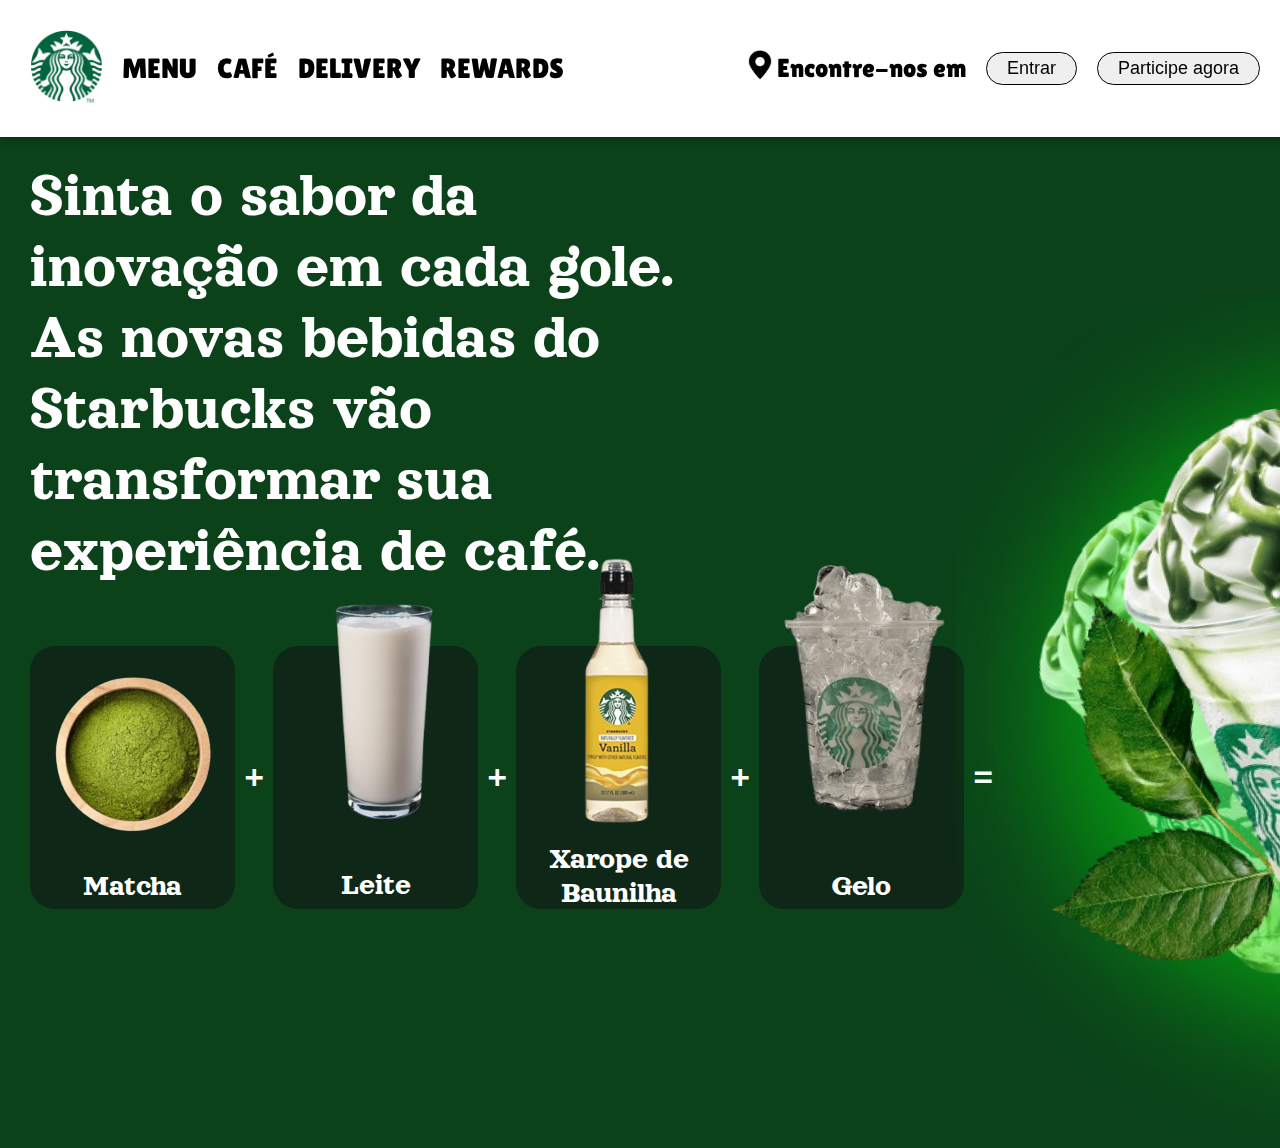
<file: index.html>
<!DOCTYPE html>
<html lang="en">
  <head>
    <meta charset="UTF-8" />
    <meta name="viewport" content="width=device-width, initial-scale=1.0" />
    <link
      href="https://cdn.jsdelivr.net/npm/bootstrap@5.3.2/dist/css/bootstrap.min.css"
      rel="stylesheet"
      integrity="sha384-T3c6CoIi6uLrA9TneNEoa7RxnatzjcDSCmG1MXxSR1GAsXEV/Dwwykc2MPK8M2HN"
      crossorigin="anonymous"
    />
    <link rel="stylesheet" href="styles/styles.css" />
    <link rel="shortcut icon" href="media/starbucks.ico" type="image/x-icon" />
    <!-- Fonte -->
    <link rel="preconnect" href="https://fonts.googleapis.com" />
    <link rel="preconnect" href="https://fonts.gstatic.com" crossorigin />
    <link
      href="https://fonts.googleapis.com/css2?family=Lilita+One&family=Orelega+One&display=swap"
      rel="stylesheet"
    />
    <title>Starbucks Coffee Company</title>
  </head>
  <body>
    <div class="navbar">
      <div class="navbar-left">
        <a href="#"
          ><img src="media/logo-starbucks.png" alt="Logo Starbucks"
        /></a>
        <div>Menu</div>
        <div>Café</div>
        <div>Delivery</div>
        <div>Rewards</div>
      </div>
      <div class="navbar-right">
        <div class="find-store">
          <div class="gps-icon">
            <img src="media/gps-ico.png" alt="GPS Icon" />
          </div>
          <div>Encontre-nos em</div>
        </div>
        <button type="button" class="btn btn-light sticky-lg-top">Entrar</button>
        <button type="button" class="btn btn-dark sticky-lg-top">Participe agora</button>
      </div>
    </div>
    <main>
      <h1>
        Sinta o sabor da inovação em cada gole. As novas bebidas do Starbucks
        vão transformar sua experiência de café.
      </h1>

      <div class="cards-container">
        <div class="matcha card">
          <img src="media/matcha.png" alt="Matcha Powder" />
          <h2>Matcha</h2>
        </div>
        <span class="symbol">+</span>
        <div class="milk card">
          <img src="media/milk.png" alt="Milk" />
          <h2>Leite</h2>
        </div>
        <span class="symbol">+</span>
        <div class="syrup card">
          <img src="media/vanilla-syrup.png" alt="Vanilla syrup" />
          <h2>Xarope de Baunilha</h2>
        </div>
        <span class="symbol">+</span>
        <div class="ice card">
          <img src="media/ice.png" alt="Ice" />
          <h2>Gelo</h2>
        </div>
        <span class="symbol">=</span>
        <div class="shake-container">
          <img src="media/shake3.png" class="shake-big" />
        </div>
      </div>
    </main>
  </body>
</html>
</file>
<file: styles/styles.css>
/* 
font-family: 'Lilita One', sans-serif;
font-family: 'Orelega One', serif;
 */

body {
  margin: 0px;
  font-family: "Orelega One", serif;
  background-color: #0b421a;
  overflow: hidden;
}

.navbar {
  position: fixed;
  top: 0px;
  width: 100%;
  z-index: 1;
  padding: 20px;
  background-color: #fff;
  font-family: "Lilita One", sans-serif;
  display: flex;
  justify-content: space-between;
  align-items: center;
  box-shadow: 0px 1px 10px 0px #00000061;
}

.navbar-left > *,
.navbar-right > * {
  margin: 10px;
}

.navbar-left,
.navbar-right {
  display: flex;
  align-items: center;
}

.navbar-left div {
  text-transform: uppercase;
  font-size: 28px;
  font-weight: 500;
}

.navbar-left div:hover {
  color: rgba(7, 168, 104, 0.76);
  cursor: pointer;
}

.navbar-left img {
  width: 72px;
}

.find-store {
  display: flex;
  align-items: center;
  font-size: 26px;
  font-weight: 500;
}

.navbar-right {
  margin-right: 30px;
}
.navbar-right img {
  width: fit-content;
  height: 30px;
  padding: 0px 5px;;
}

.btn-dark,
.btn-light {
  text-align: center;
  font-size: 18px;
  font-weight: 500;
  border: 1px solid black;
  border-radius: 51px;
  padding: 5px 20px 5px 20px;
}

.join-now {
  background-color: black;
  color: #fff;
  font-size: 16px;
  margin-right: 30px;
}

.login:hover {
  color: rgba(7, 168, 104, 0.76);
  background-color: rgba(105, 105, 105, 0.281);
  cursor: pointer;
}

.join-now:hover {
  color: rgba(7, 168, 104, 0.76);
  background-color: rgba(105, 105, 105, 0.281);
  cursor: pointer;
}

.find-store:hover {
  color: rgba(7, 168, 104, 0.76);
  cursor: pointer;
}

main {
  margin-left: 20px;
  margin-top: 150px;
}

h1 {
  color: #fff;
  font-family: Orelega One;
  font-size: 64px;
  font-style: normal;
  font-weight: 400;
  line-height: normal;
  max-width: 55%;
  padding: 10px;
}

h2 {
  display: flex;
  color: #fff;
  font-family: "Orelega One", serif;
  font-size: 30.646px;
  font-style: normal;
  font-weight: 400;
  line-height: normal;
}
.cards-container {
  display: flex;
  justify-content: space-between;
  align-items: center;
  align-content: center;
  max-width: 55%;
  margin-top: 50px;
}

.cards-container img {
  display: flex;
}
.matcha img {
  /* width: 219.933px;
  height: 156.817px; */
  transform: translate(-5px, 30px);
}
.milk img {
  /* width: 311.379px;
  height: 311.379px; */
  transform: translate(-45px, -95px);
}
.syrup img {
  /* width: 290.604px;
  height: 290.544px; */
  transform: translate(-45px, -100px);
}
.ice img {
  /* width: 230.29px;
  height: 256.731px; */
  transform: translate(-8px, -90px);
}

.cards-container h2 {
  align-items: flex-end;
  justify-content: center;
  text-align: center;
}

.matcha h2 {
  transform: translateY(40px);
}

.milk h2 {
  transform: translateY(-115px);
}

.syrup h2 {
  transform: translateY(-120px);
}

.ice h2 {
  transform: translateY(-60px);
}

.card {
  background-color: #0f2716;
  border-radius: 25px;
  height: 263px;
  width: 205px;
  margin: 0px 10px;
}

.symbol {
  color: #fff;
  font-size: 45px;
}

.shake-container {
  display: flex;
  justify-items: end;
  align-items: center;
  overflow: hidden;
}

.shake-big {
  position: absolute;
  justify-content: right;
  transform: translate(-70px, -55px);
  width: 900px;
}
</file>
